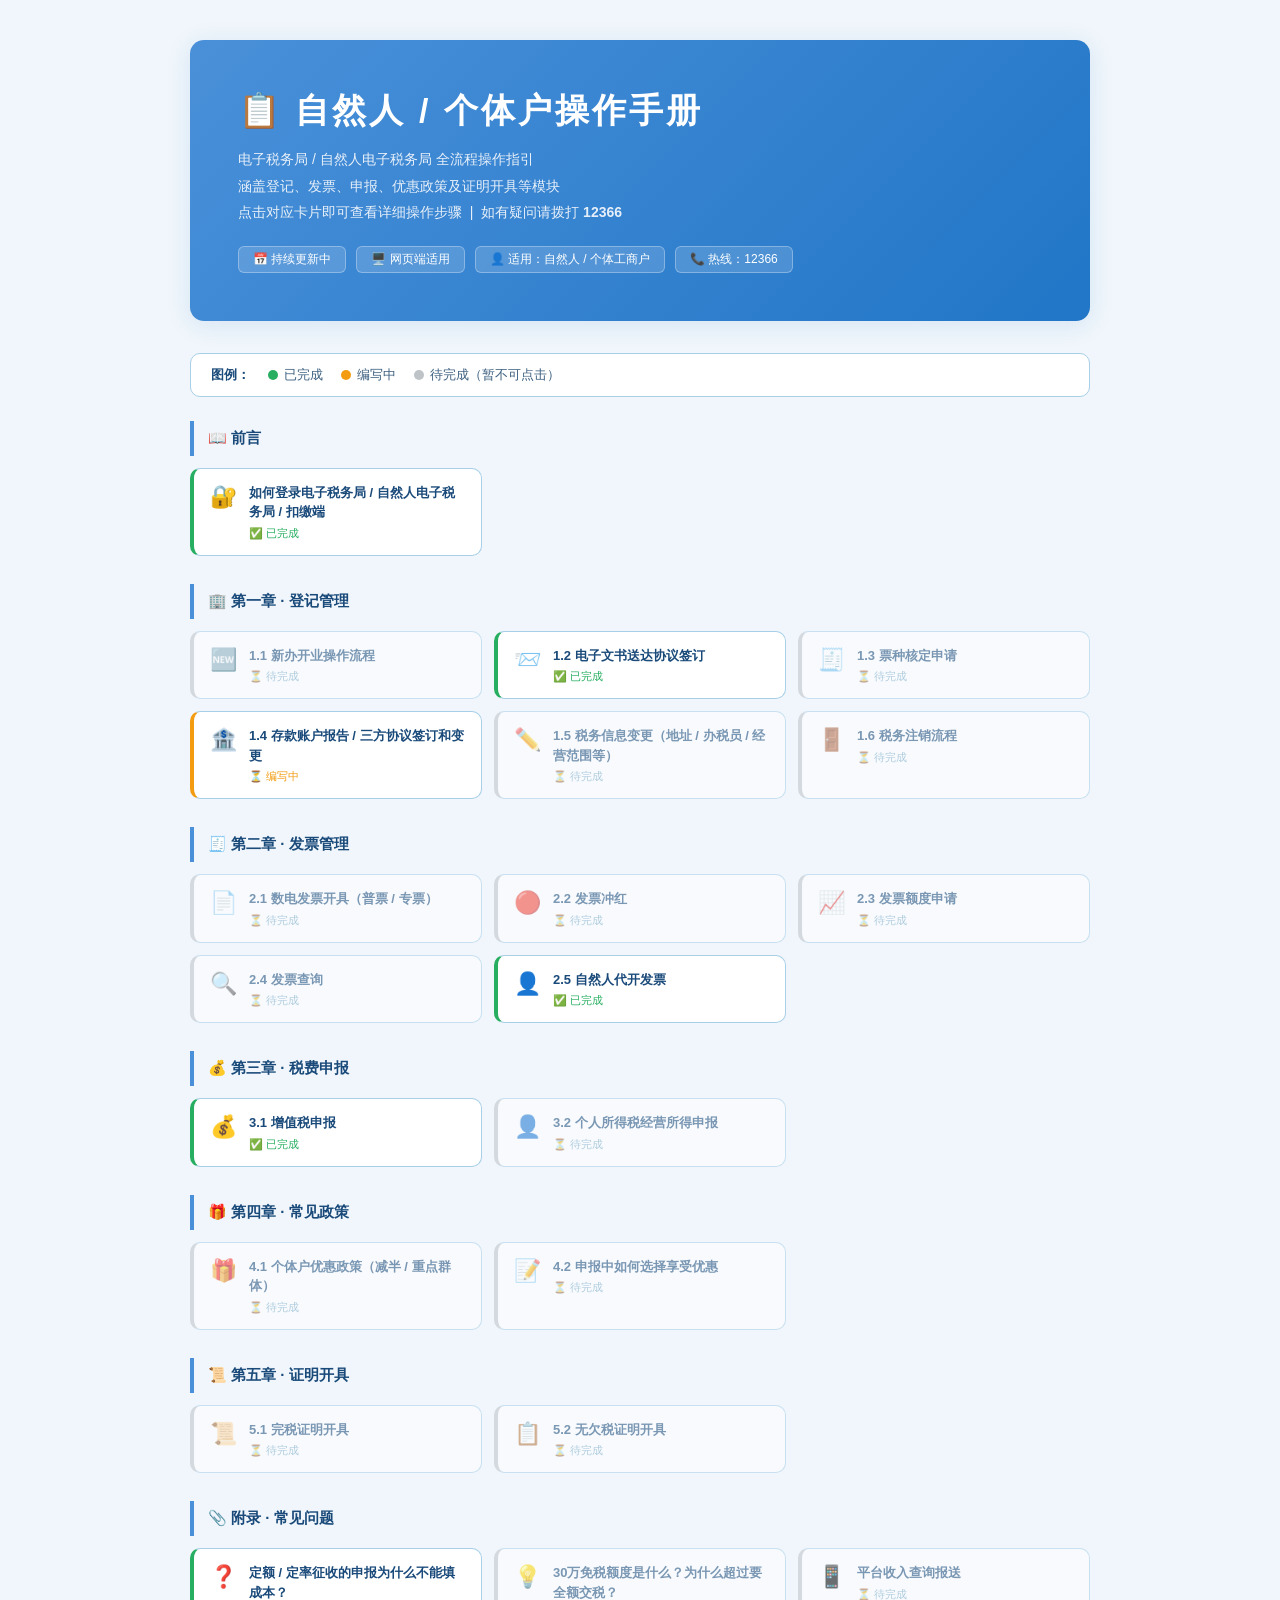
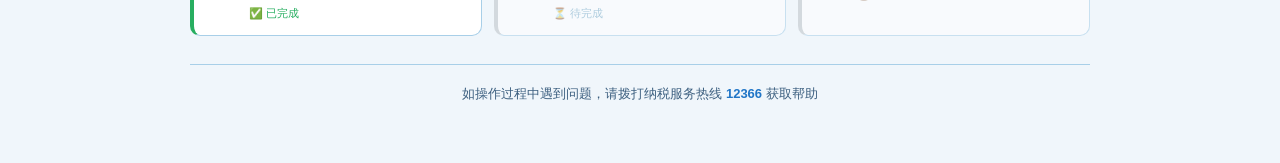
<file: index.html>
<!DOCTYPE html>
<html lang="zh-CN">
<head>
  <meta charset="UTF-8"/>
  <meta name="viewport" content="width=device-width, initial-scale=1.0"/>
  <title>自然人 / 个体户常见业务操作手册 · 电子税务局</title>

  <!-- 引用共享样式表（变量、body、page 容器等均由此提供） -->
  <link rel="stylesheet" href="assets/style.css" />

  <style>
    /* ── 目录页专属：封面 ── */
    .cover {
      background: var(--gradient);
      border-radius: 14px;
      padding: 48px;
      color: #fff;
      margin-bottom: 32px;
      box-shadow: var(--shadow-md);
    }
    .cover h1 {
      font-size: 34px;
      font-weight: 700;
      letter-spacing: 3px;
      margin-bottom: 12px;
    }
    .cover p {
      font-size: 14px;
      opacity: 0.88;
      line-height: 1.9;
    }
    .cover-meta {
      margin-top: 20px;
      display: flex;
      gap: 10px;
      flex-wrap: wrap;
    }
    .cover-badge {
      background: rgba(255, 255, 255, 0.15);
      border: 1px solid rgba(255, 255, 255, 0.30);
      border-radius: 6px;
      padding: 4px 14px;
      font-size: 12px;
      color: #fff;
    }

    /* ── 目录页专属：图例 ── */
    .legend {
      display: flex;
      gap: 18px;
      flex-wrap: wrap;
      margin-bottom: 24px;
      font-size: 13px;
      color: var(--text-secondary);
      background: var(--bg-page);
      border: 1px solid var(--border);
      border-radius: 10px;
      padding: 12px 20px;
    }
    .legend-item { display: flex; align-items: center; gap: 6px; }
    .dot { width: 10px; height: 10px; border-radius: 50%; flex-shrink: 0; }
    .dot-done { background: #27ae60; }
    .dot-wip  { background: #f39c12; }
    .dot-todo { background: #bdc3c7; }

    /* ── 目录页专属：章节标题 ── */
    .chapter { margin-bottom: 28px; }
    .chapter-title {
      font-size: 15px;
      font-weight: 700;
      color: var(--text-title);
      padding: 8px 0 8px 14px;
      border-left: 4px solid var(--primary-light);
      margin-bottom: 12px;
      display: flex;
      align-items: center;
      gap: 8px;
    }

    /* ── 目录页专属：卡片网格 ── */
    .card-grid {
      display: grid;
      grid-template-columns: repeat(auto-fill, minmax(230px, 1fr));
      gap: 12px;
    }
    .card {
      background: var(--bg-page);
      border: 1px solid var(--border);
      border-radius: 10px;
      padding: 14px 16px;
      text-decoration: none;
      color: var(--text-main);
      display: flex;
      align-items: flex-start;
      gap: 12px;
      transition: box-shadow 0.2s, border-color 0.2s, transform 0.2s;
      cursor: pointer;
    }
    .card:hover {
      box-shadow: var(--shadow-md);
      border-color: var(--primary-light);
      transform: translateY(-2px);
    }
    .card.done { border-left: 4px solid #27ae60; }
    .card.wip  { border-left: 4px solid #f39c12; }
    .card.todo {
      border-left: 4px solid #bdc3c7;
      opacity: 0.55;
      pointer-events: none;
      cursor: default;
    }
    .card-icon  { font-size: 22px; flex-shrink: 0; margin-top: 1px; }
    .card-title { font-size: 13px; font-weight: 600; color: var(--text-title); line-height: 1.5; }
    .card-status { font-size: 11px; margin-top: 4px; color: var(--text-muted); }
    .card.done .card-status { color: #27ae60; }
    .card.wip  .card-status { color: #f39c12; }

    /* ── 目录页：page 容器覆盖（目录页不需要白色卡片容器） ── */
    .page {
      max-width: 900px;
      background: transparent;   /* ← 覆盖 style.css 中的 #ffffff */
      box-shadow: none;           /* ← 覆盖 style.css 中的阴影 */
      border-radius: 0;           /* ← 覆盖 style.css 中的圆角 */
      overflow: visible;          /* ← 覆盖 style.css 中的 overflow:hidden */
    }

  </style>
</head>
<body>
<div class="page">

  <!-- 封面 -->
  <div class="cover">
    <h1>📋 自然人 / 个体户操作手册</h1>
    <p>电子税务局 / 自然人电子税务局 全流程操作指引<br>
       涵盖登记、发票、申报、优惠政策及证明开具等模块<br>
       点击对应卡片即可查看详细操作步骤 &nbsp;|&nbsp; 如有疑问请拨打 <strong>12366</strong></p>
    <div class="cover-meta">
      <span class="cover-badge">📅 持续更新中</span>
      <span class="cover-badge">🖥️ 网页端适用</span>
      <span class="cover-badge">👤 适用：自然人 / 个体工商户</span>
      <span class="cover-badge">📞 热线：12366</span>
    </div>
  </div>

  <!-- 图例 -->
  <div class="legend">
    <span style="font-weight:600; color:var(--text-title);">图例：</span>
    <div class="legend-item"><div class="dot dot-done"></div>已完成</div>
    <div class="legend-item"><div class="dot dot-wip"></div>编写中</div>
    <div class="legend-item"><div class="dot dot-todo"></div>待完成（暂不可点击）</div>
  </div>

  <!-- 前言 -->
  <div class="chapter">
    <div class="chapter-title">📖 前言</div>
    <div class="card-grid">
      <a href="preface/login.html" class="card done">
        <div class="card-icon">🔐</div>
        <div>
          <div class="card-title">如何登录电子税务局 / 自然人电子税务局 / 扣缴端</div>
          <div class="card-status">✅ 已完成</div>
        </div>
      </a>
    </div>
  </div>

  <!-- 第一章 -->
  <div class="chapter">
    <div class="chapter-title">🏢 第一章 · 登记管理</div>
    <div class="card-grid">
      <a href="ch1-registration/1.1-new-business.html" class="card todo">
        <div class="card-icon">🆕</div>
        <div><div class="card-title">1.1 新办开业操作流程</div><div class="card-status">⏳ 待完成</div></div>
      </a>
      <a href="ch1-registration/1.2-e-document.html" class="card done">
        <div class="card-icon">📨</div>
        <div><div class="card-title">1.2 电子文书送达协议签订</div><div class="card-status">✅ 已完成</div></div>
      </a>
      <a href="ch1-registration/1.3-invoice-type.html" class="card todo">
        <div class="card-icon">🧾</div>
        <div><div class="card-title">1.3 票种核定申请</div><div class="card-status">⏳ 待完成</div></div>
      </a>
      <a href="ch1-registration/1.4-bank-account.html" class="card wip">
        <div class="card-icon">🏦</div>
        <div><div class="card-title">1.4 存款账户报告 / 三方协议签订和变更</div><div class="card-status">⏳ 编写中</div></div>
      </a>
      <a href="ch1-registration/1.5-info-change.html" class="card todo">
        <div class="card-icon">✏️</div>
        <div><div class="card-title">1.5 税务信息变更（地址 / 办税员 / 经营范围等）</div><div class="card-status">⏳ 待完成</div></div>
      </a>
      <a href="ch1-registration/1.6-deregistration.html" class="card todo">
        <div class="card-icon">🚪</div>
        <div><div class="card-title">1.6 税务注销流程</div><div class="card-status">⏳ 待完成</div></div>
      </a>
    </div>
  </div>

  <!-- 第二章 -->
  <div class="chapter">
    <div class="chapter-title">🧾 第二章 · 发票管理</div>
    <div class="card-grid">
      <a href="ch2-invoice/2.1-issue-invoice.html" class="card todo">
        <div class="card-icon">📄</div>
        <div><div class="card-title">2.1 数电发票开具（普票 / 专票）</div><div class="card-status">⏳ 待完成</div></div>
      </a>
      <a href="ch2-invoice/2.2-red-invoice.html" class="card todo">
        <div class="card-icon">🔴</div>
        <div><div class="card-title">2.2 发票冲红</div><div class="card-status">⏳ 待完成</div></div>
      </a>
      <a href="ch2-invoice/2.3-quota-apply.html" class="card todo">
        <div class="card-icon">📈</div>
        <div><div class="card-title">2.3 发票额度申请</div><div class="card-status">⏳ 待完成</div></div>
      </a>
      <a href="ch2-invoice/2.4-invoice-query.html" class="card todo">
        <div class="card-icon">🔍</div>
        <div><div class="card-title">2.4 发票查询</div><div class="card-status">⏳ 待完成</div></div>
      </a>
      <a href="ch2-invoice/2.5-natural-person-invoice.html" class="card done">
        <div class="card-icon">👤</div>
        <div><div class="card-title">2.5 自然人代开发票</div><div class="card-status">✅ 已完成</div></div>
      </a>
    </div>
  </div>

  <!-- 第三章 -->
  <div class="chapter">
    <div class="chapter-title">💰 第三章 · 税费申报</div>
    <div class="card-grid">
      <a href="ch3-tax-filing/3.1-vat-small.html" class="card done">
        <div class="card-icon">💰</div>
        <div><div class="card-title">3.1 增值税申报</div><div class="card-status">✅ 已完成</div></div>
      </a>
      <a href="ch3-tax-filing/3.2-iit-business.html" class="card todo">
        <div class="card-icon">👤</div>
        <div><div class="card-title">3.2 个人所得税经营所得申报</div><div class="card-status">⏳ 待完成</div></div>
      </a>
    </div>
  </div>

  <!-- 第四章 -->
  <div class="chapter">
    <div class="chapter-title">🎁 第四章 · 常见政策</div>
    <div class="card-grid">
      <a href="ch4-tax-incentives/4.1-reduction.html" class="card todo">
        <div class="card-icon">🎁</div>
        <div><div class="card-title">4.1 个体户优惠政策（减半 / 重点群体）</div><div class="card-status">⏳ 待完成</div></div>
      </a>
      <a href="ch4-tax-incentives/4.2-how-to-apply.html" class="card todo">
        <div class="card-icon">📝</div>
        <div><div class="card-title">4.2 申报中如何选择享受优惠</div><div class="card-status">⏳ 待完成</div></div>
      </a>
    </div>
  </div>

  <!-- 第五章 -->
  <div class="chapter">
    <div class="chapter-title">📜 第五章 · 证明开具</div>
    <div class="card-grid">
      <a href="ch5-certificates/5.1-tax-payment-cert.html" class="card todo">
        <div class="card-icon">📜</div>
        <div><div class="card-title">5.1 完税证明开具</div><div class="card-status">⏳ 待完成</div></div>
      </a>
      <a href="ch5-certificates/5.2-no-debt-cert.html" class="card todo">
        <div class="card-icon">📋</div>
        <div><div class="card-title">5.2 无欠税证明开具</div><div class="card-status">⏳ 待完成</div></div>
      </a>
    </div>
  </div>

  <!-- 附录 -->
  <div class="chapter">
    <div class="chapter-title">📎 附录 · 常见问题</div>
    <div class="card-grid">
      <a href="appendix/faq-fixed-rate.html" class="card done">
        <div class="card-icon">❓</div>
        <div><div class="card-title">定额 / 定率征收的申报为什么不能填成本？</div><div class="card-status">✅ 已完成</div></div>
      </a>
      <a href="appendix/faq-300k-exemption.html" class="card todo">
        <div class="card-icon">💡</div>
        <div><div class="card-title">30万免税额度是什么？为什么超过要全额交税？</div><div class="card-status">⏳ 待完成</div></div>
      </a>
      <a href="appendix/faq-platform-income.html" class="card todo">
        <div class="card-icon">📱</div>
        <div><div class="card-title">平台收入查询报送</div><div class="card-status">⏳ 待完成</div></div>
      </a>
    </div>
  </div>

  <!-- 页脚 -->
  <div class="footer">
    如操作过程中遇到问题，请拨打纳税服务热线 <strong>12366</strong> 获取帮助
  </div>

</div>
</body>
</html>
</file>
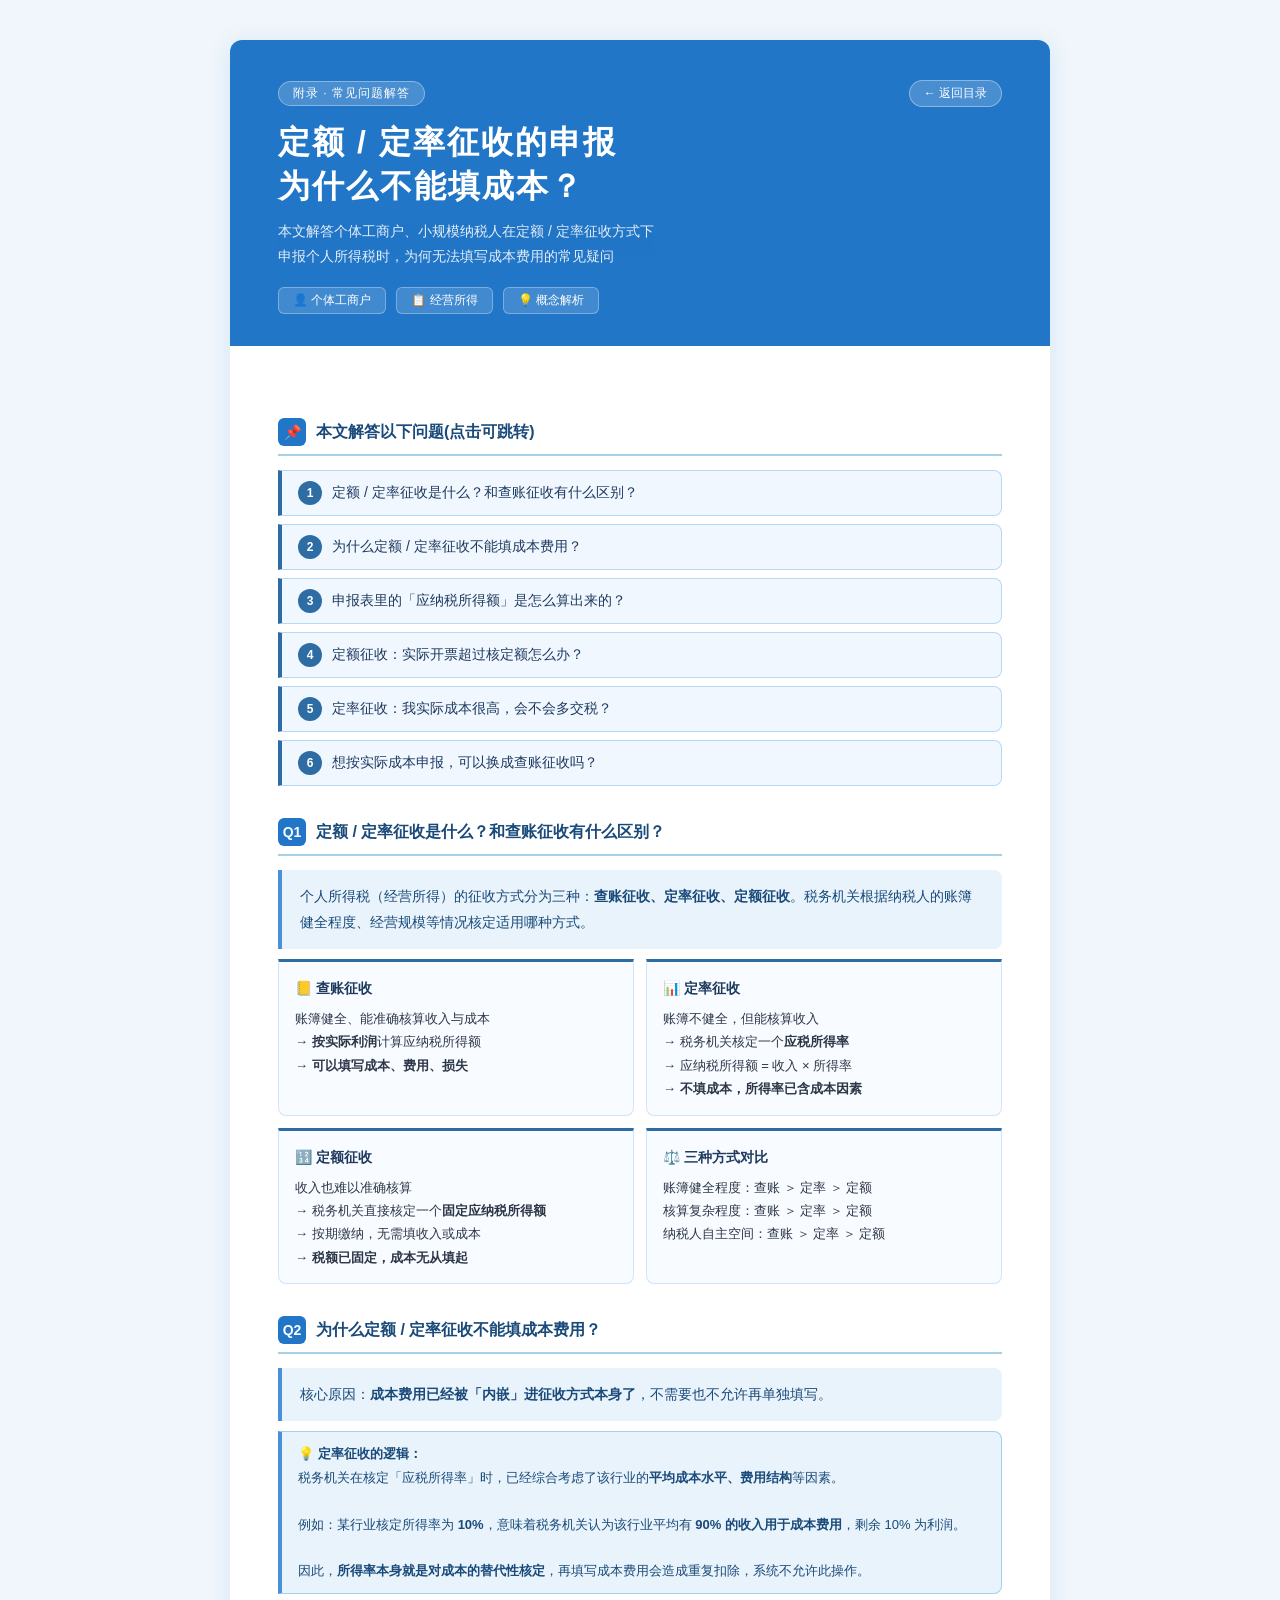
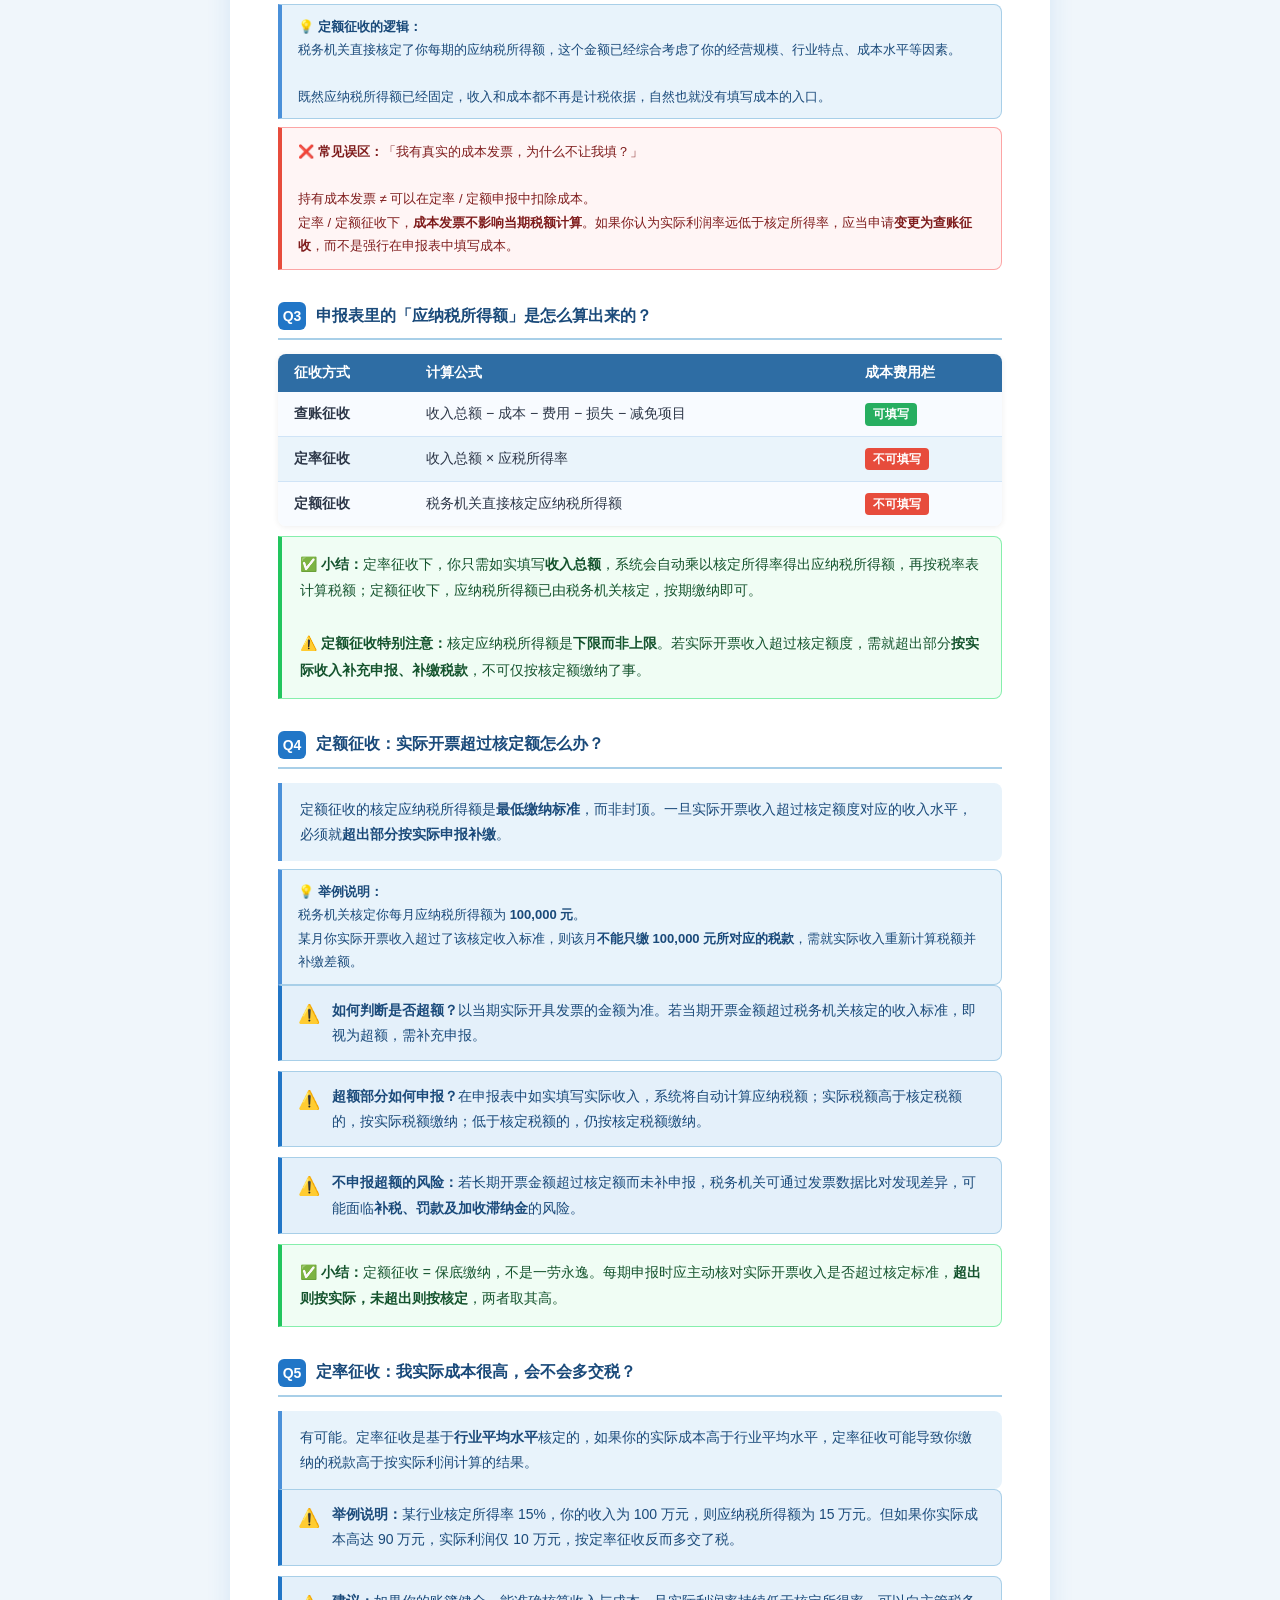
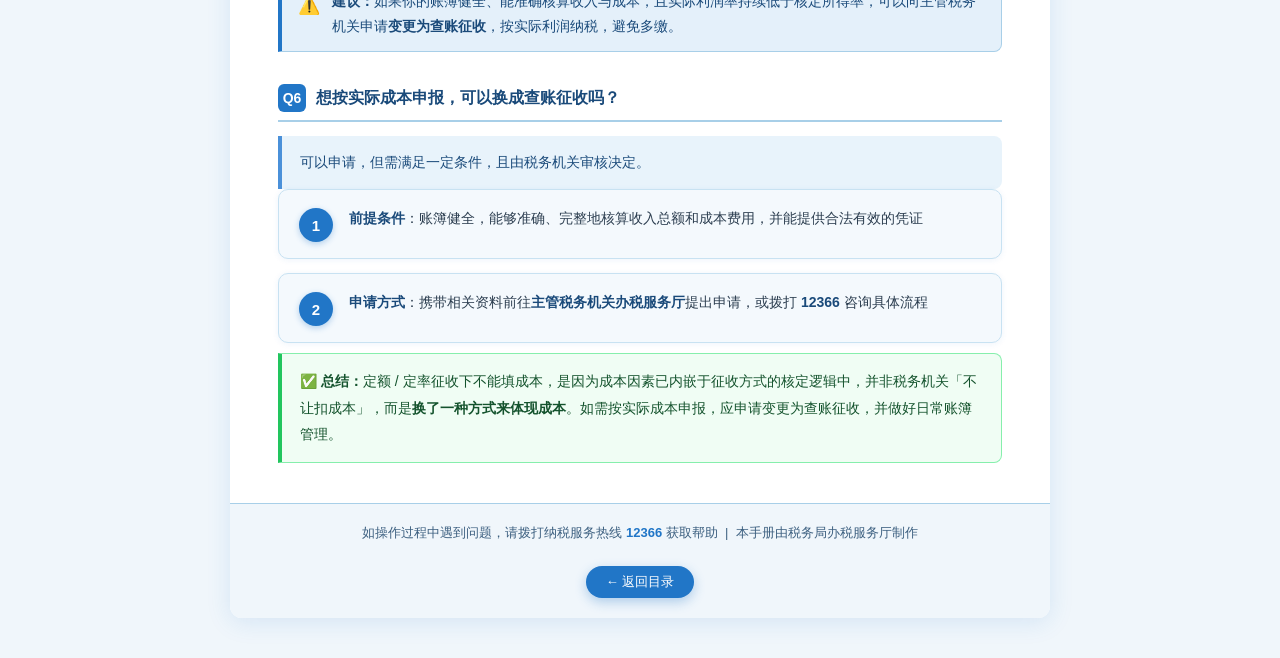
<file: appendix/faq-fixed-rate.html>
<!DOCTYPE html>
<html lang="zh-CN">
<head>
  <meta charset="UTF-8" />
  <meta name="viewport" content="width=device-width, initial-scale=1.0"/>
  <title>定额／定率征收的申报为什么不能填成本？· 常见问题</title>

  <link rel="stylesheet" href="../assets/style.css" />

  <style>
    /* ── 本页专属：问题锚点卡片 ── */
    .faq-anchor-list {
      display: flex; flex-direction: column; gap: 8px;
      margin-bottom: 4px;
    }
    .faq-anchor-item {
      display: flex; gap: 10px; align-items: center;
      background: #f0f7ff;
      border: 1px solid #b8d9f5;
      border-left: 4px solid #2e6da4;
      border-radius: 0 8px 8px 0;
      padding: 10px 16px;
      font-size: 14px; color: #1e3a5f;
      text-decoration: none;
      transition: background 0.15s;
    }
    .faq-anchor-item:hover { background: #dceefb; }
    .faq-anchor-num {
      background: #2e6da4; color: #fff;
      border-radius: 50%; width: 24px; height: 24px;
      font-size: 12px; font-weight: 700;
      display: flex; align-items: center; justify-content: center;
      flex-shrink: 0;
    }

    /* ── 本页专属：对比表格 ── */
    .compare-table {
      width: 100%;
      border-collapse: collapse;
      font-size: 14px;
      border-radius: 8px;
      overflow: hidden;
      box-shadow: 0 1px 6px rgba(0,0,0,0.07);
      margin-top: 10px;
    }
    .compare-table th {
      background: #2e6da4;
      color: #fff; padding: 10px 16px;
      text-align: left; font-weight: 600;
    }
    .compare-table td {
      padding: 10px 16px;
      border-bottom: 1px solid #d0e4f7;
      background: #f8fbff; color: #2d3748;
      line-height: 1.7;
    }
    .compare-table tr:last-child td { border-bottom: none; }
    .compare-table tr:nth-child(even) td { background: #eaf4fb; }
    .compare-table .tag-yes {
      display: inline-block;
      background: #27ae60; color: #fff;
      border-radius: 4px; padding: 1px 8px;
      font-size: 12px; font-weight: 700;
    }
    .compare-table .tag-no {
      display: inline-block;
      background: #e74c3c; color: #fff;
      border-radius: 4px; padding: 1px 8px;
      font-size: 12px; font-weight: 700;
    }

    /* ── 本页专属：核心概念卡片 ── */
    .concept-grid {
      display: grid;
      grid-template-columns: 1fr 1fr;
      gap: 12px;
      margin-top: 10px;
    }
    @media (max-width: 600px) {
      .concept-grid { grid-template-columns: 1fr; }
    }
    .concept-card {
      background: #f8fbff;
      border: 1px solid #d0e4f7;
      border-top: 3px solid #2e6da4;
      border-radius: 0 0 8px 8px;
      padding: 14px 16px;
      font-size: 13px; color: #2d3748; line-height: 1.8;
    }
    .concept-card .concept-title {
      font-size: 14px; font-weight: 700;
      color: #1e3a5f; margin-bottom: 6px;
    }

    /* ── 本页专属：结论高亮框 ── */
    .conclusion-box {
      background: #f0fdf4;
      border: 1px solid #86efac;
      border-left: 4px solid #22c55e;
      border-radius: 0 8px 8px 0;
      padding: 14px 18px;
      font-size: 14px; color: #14532d;
      line-height: 1.9; margin-top: 10px;
    }

    /* ── 本页专属：错误示范框 ── */
    .error-box {
      background: #fff5f5;
      border: 1px solid #fca5a5;
      border-left: 4px solid #e74c3c;
      border-radius: 0 8px 8px 0;
      padding: 12px 16px;
      font-size: 13px; color: #7f1d1d;
      line-height: 1.8; margin-top: 8px;
    }
  </style>
</head>
<body>
<div class="page">

  <!-- ══ 页头 ══ -->
  <div class="header">
    <div class="header-top">
      <div class="tag">附录 · 常见问题解答</div>
      <a href="../index.html" class="btn-back">← 返回目录</a>
    </div>
    <h1>定额 / 定率征收的申报<br>为什么不能填成本？</h1>
    <p>本文解答个体工商户、小规模纳税人在定额 / 定率征收方式下<br>
       申报个人所得税时，为何无法填写成本费用的常见疑问</p>
    <div class="badges">
      <span class="badge">👤 个体工商户</span>
      <span class="badge">📋 经营所得</span>
      <span class="badge">💡 概念解析</span>
    </div>
  </div>

  <!-- ══ 正文 ══ -->
  <div class="body">

    <!-- 快速导航 -->
    <div class="section-title">
      <div class="icon">📌</div>本文解答以下问题(点击可跳转)
    </div>
    <div class="faq-anchor-list">
      <a class="faq-anchor-item" href="#q1">
        <span class="faq-anchor-num">1</span>
        定额 / 定率征收是什么？和查账征收有什么区别？
      </a>
      <a class="faq-anchor-item" href="#q2">
        <span class="faq-anchor-num">2</span>
        为什么定额 / 定率征收不能填成本费用？
      </a>
      <a class="faq-anchor-item" href="#q3">
        <span class="faq-anchor-num">3</span>
        申报表里的「应纳税所得额」是怎么算出来的？
      </a>
      <a class="faq-anchor-item" href="#q4">
        <span class="faq-anchor-num">4</span>
        定额征收：实际开票超过核定额怎么办？
      </a>
      <a class="faq-anchor-item" href="#q5">
        <span class="faq-anchor-num">5</span>
        定率征收：我实际成本很高，会不会多交税？
      </a>
      <a class="faq-anchor-item" href="#q6">
        <span class="faq-anchor-num">6</span>
        想按实际成本申报，可以换成查账征收吗？
      </a>
    </div>

    <!-- Q1 -->
    <div class="section-title" id="q1">
      <div class="icon">Q1</div>定额 / 定率征收是什么？和查账征收有什么区别？
    </div>

    <div class="info-box">
      个人所得税（经营所得）的征收方式分为三种：<strong>查账征收、定率征收、定额征收</strong>。税务机关根据纳税人的账簿健全程度、经营规模等情况核定适用哪种方式。
    </div>

    <div class="concept-grid">
      <div class="concept-card">
        <div class="concept-title">📒 查账征收</div>
        账簿健全、能准确核算收入与成本<br>
        → <strong>按实际利润</strong>计算应纳税所得额<br>
        → <strong>可以填写成本、费用、损失</strong>
      </div>
      <div class="concept-card">
        <div class="concept-title">📊 定率征收</div>
        账簿不健全，但能核算收入<br>
        → 税务机关核定一个<strong>应税所得率</strong><br>
        → 应纳税所得额 = 收入 × 所得率<br>
        → <strong>不填成本，所得率已含成本因素</strong>
      </div>
      <div class="concept-card">
        <div class="concept-title">🔢 定额征收</div>
        收入也难以准确核算<br>
        → 税务机关直接核定一个<strong>固定应纳税所得额</strong><br>
        → 按期缴纳，无需填收入或成本<br>
        → <strong>税额已固定，成本无从填起</strong>
      </div>
      <div class="concept-card">
        <div class="concept-title">⚖️ 三种方式对比</div>
        账簿健全程度：查账 ＞ 定率 ＞ 定额<br>
        核算复杂程度：查账 ＞ 定率 ＞ 定额<br>
        纳税人自主空间：查账 ＞ 定率 ＞ 定额
      </div>
    </div>

    <!-- Q2 -->
    <div class="section-title" id="q2">
      <div class="icon">Q2</div>为什么定额 / 定率征收不能填成本费用？
    </div>

    <div class="info-box">
      核心原因：<strong>成本费用已经被「内嵌」进征收方式本身了</strong>，不需要也不允许再单独填写。
    </div>

    <div class="tip-box" style="margin-top:10px;">
      💡 <strong>定率征收的逻辑：</strong><br>
      税务机关在核定「应税所得率」时，已经综合考虑了该行业的<strong>平均成本水平、费用结构</strong>等因素。<br><br>
      例如：某行业核定所得率为 <strong>10%</strong>，意味着税务机关认为该行业平均有 <strong>90% 的收入用于成本费用</strong>，剩余 10% 为利润。<br><br>
      因此，<strong>所得率本身就是对成本的替代性核定</strong>，再填写成本费用会造成重复扣除，系统不允许此操作。
    </div>

    <div class="tip-box" style="margin-top:10px;">
      💡 <strong>定额征收的逻辑：</strong><br>
      税务机关直接核定了你每期的应纳税所得额，这个金额已经综合考虑了你的经营规模、行业特点、成本水平等因素。<br><br>
      既然应纳税所得额已经固定，收入和成本都不再是计税依据，自然也就没有填写成本的入口。
    </div>

    <div class="error-box">
      ❌ <strong>常见误区：</strong>「我有真实的成本发票，为什么不让我填？」<br><br>
      持有成本发票 ≠ 可以在定率 / 定额申报中扣除成本。<br>
      定率 / 定额征收下，<strong>成本发票不影响当期税额计算</strong>。如果你认为实际利润率远低于核定所得率，应当申请<strong>变更为查账征收</strong>，而不是强行在申报表中填写成本。
    </div>

    <!-- Q3 -->
    <div class="section-title" id="q3">
      <div class="icon">Q3</div>申报表里的「应纳税所得额」是怎么算出来的？
    </div>

    <table class="compare-table">
      <thead>
        <tr>
          <th>征收方式</th>
          <th>计算公式</th>
          <th>成本费用栏</th>
        </tr>
      </thead>
      <tbody>
        <tr>
          <td><strong>查账征收</strong></td>
          <td>收入总额 − 成本 − 费用 − 损失 − 减免项目</td>
          <td><span class="tag-yes">可填写</span></td>
        </tr>
        <tr>
          <td><strong>定率征收</strong></td>
          <td>收入总额 × 应税所得率</td>
          <td><span class="tag-no">不可填写</span></td>
        </tr>
        <tr>
          <td><strong>定额征收</strong></td>
          <td>税务机关直接核定应纳税所得额</td>
          <td><span class="tag-no">不可填写</span></td>
        </tr>
      </tbody>
    </table>

    <div class="conclusion-box">
      ✅ <strong>小结：</strong>定率征收下，你只需如实填写<strong>收入总额</strong>，系统会自动乘以核定所得率得出应纳税所得额，再按税率表计算税额；定额征收下，应纳税所得额已由税务机关核定，按期缴纳即可。<br><br>
      ⚠️ <strong>定额征收特别注意：</strong>核定应纳税所得额是<strong>下限而非上限</strong>。若实际开票收入超过核定额度，需就超出部分<strong>按实际收入补充申报、补缴税款</strong>，不可仅按核定额缴纳了事。
    </div>

    <!-- Q4 -->
    <div class="section-title" id="q4">
      <div class="icon">Q4</div>定额征收：实际开票超过核定额怎么办？
    </div>

    <div class="info-box">
      定额征收的核定应纳税所得额是<strong>最低缴纳标准</strong>，而非封顶。一旦实际开票收入超过核定额度对应的收入水平，必须就<strong>超出部分按实际申报补缴</strong>。
    </div>

    <div class="tip-box">
      💡 <strong>举例说明：</strong><br>
      税务机关核定你每月应纳税所得额为 <strong>100,000 元</strong>。<br>
      某月你实际开票收入超过了该核定收入标准，则该月<strong>不能只缴 100,000 元所对应的税款</strong>，需就实际收入重新计算税额并补缴差额。
    </div>

    <div class="warn-list">
      <div class="warn-item">
        <span class="warn-icon">⚠️</span>
        <span><strong>如何判断是否超额？</strong>以当期实际开具发票的金额为准。若当期开票金额超过税务机关核定的收入标准，即视为超额，需补充申报。</span>
      </div>
      <div class="warn-item">
        <span class="warn-icon">⚠️</span>
        <span><strong>超额部分如何申报？</strong>在申报表中如实填写实际收入，系统将自动计算应纳税额；实际税额高于核定税额的，按实际税额缴纳；低于核定税额的，仍按核定税额缴纳。</span>
      </div>
      <div class="warn-item">
        <span class="warn-icon">⚠️</span>
        <span><strong>不申报超额的风险：</strong>若长期开票金额超过核定额而未补申报，税务机关可通过发票数据比对发现差异，可能面临<strong>补税、罚款及加收滞纳金</strong>的风险。</span>
      </div>
    </div>

    <div class="conclusion-box">
      ✅ <strong>小结：</strong>定额征收 = 保底缴纳，不是一劳永逸。每期申报时应主动核对实际开票收入是否超过核定标准，<strong>超出则按实际，未超出则按核定</strong>，两者取其高。
    </div>

    <!-- Q5 -->
    <div class="section-title" id="q5">
      <div class="icon">Q5</div>定率征收：我实际成本很高，会不会多交税？
    </div>

    <div class="info-box">
      有可能。定率征收是基于<strong>行业平均水平</strong>核定的，如果你的实际成本高于行业平均水平，定率征收可能导致你缴纳的税款高于按实际利润计算的结果。
    </div>

    <div class="warn-list">
      <div class="warn-item">
        <span class="warn-icon">⚠️</span>
        <span><strong>举例说明：</strong>某行业核定所得率 15%，你的收入为 100 万元，则应纳税所得额为 15 万元。但如果你实际成本高达 90 万元，实际利润仅 10 万元，按定率征收反而多交了税。</span>
      </div>
      <div class="warn-item">
        <span class="warn-icon">⚠️</span>
        <span><strong>建议：</strong>如果你的账簿健全、能准确核算收入与成本，且实际利润率持续低于核定所得率，可以向主管税务机关申请<strong>变更为查账征收</strong>，按实际利润纳税，避免多缴。</span>
      </div>
    </div>

    <!-- Q6 -->
    <div class="section-title" id="q6">
      <div class="icon">Q6</div>想按实际成本申报，可以换成查账征收吗？
    </div>

    <div class="info-box">
      可以申请，但需满足一定条件，且由税务机关审核决定。
    </div>

    <div class="steps">
      <div class="step-card">
        <div class="step-num">1</div>
        <div class="step-content">
          <div class="step-text"><strong>前提条件</strong>：账簿健全，能够准确、完整地核算收入总额和成本费用，并能提供合法有效的凭证</div>
        </div>
      </div>
      <div class="step-card">
        <div class="step-num">2</div>
        <div class="step-content">
          <div class="step-text"><strong>申请方式</strong>：携带相关资料前往<strong>主管税务机关办税服务厅</strong>提出申请，或拨打 <strong>12366</strong> 咨询具体流程</div>
        </div>
      </div>
    </div>

    <div class="conclusion-box">
      ✅ <strong>总结：</strong>定额 / 定率征收下不能填成本，是因为成本因素已内嵌于征收方式的核定逻辑中，并非税务机关「不让扣成本」，而是<strong>换了一种方式来体现成本</strong>。如需按实际成本申报，应申请变更为查账征收，并做好日常账簿管理。
    </div>

  </div><!-- /body -->

  <!-- ══ 页脚 ══ -->
  <div class="footer">
    如操作过程中遇到问题，请拨打纳税服务热线 <strong>12366</strong> 获取帮助 &nbsp;|&nbsp; 本手册由税务局办税服务厅制作
    <div style="margin-top:12px;">
      <a href="../index.html" class="btn-footer-back">← 返回目录</a>
    </div>
  </div>

</div>
</body>
</html>
</file>
<file: assets/style.css>
/* ============================================
   自然人 / 个体户操作手册 · 统一样式表
   主题色：天蓝系（自然和谐版）
   主色：#2176c7 / #4a90d9
   ============================================ */

/* ---------- CSS 变量 ---------- */
:root {
  --primary-dark:   #2176c7;
  --primary-light:  #4a90d9;
  --gradient:       linear-gradient(135deg, #4a90d9 0%, #2176c7 100%);
  --bg-body:        #f0f6fb;
  --bg-page:        #ffffff;
  --bg-info:        #e8f3fb;
  --bg-step:        #f4f9fd;
  --bg-path:        #edf5fb;
  --border:         #a8cfe8;
  --border-light:   #c8e2f2;
  --text-main:      #2c3e50;
  --text-title:     #1a4a7a;
  --text-secondary: #3d6080;
  --text-muted:     #7aaac8;
  --shadow-sm:      0 1px 6px rgba(33, 118, 199, 0.08);
  --shadow-md:      0 4px 24px rgba(33, 118, 199, 0.13);
}

/* ---------- 基础重置 ---------- */
* { box-sizing: border-box; margin: 0; padding: 0; }

body {
  font-family: "微软雅黑", "Microsoft YaHei", "PingFang SC", sans-serif;
  background: var(--bg-body);
  color: var(--text-main);
  padding: 40px 20px;
  overflow-x: hidden;
}

/* ---------- 页面容器 ---------- */
.page {
  max-width: 820px;
  margin: 0 auto;
  background: var(--bg-page);
  border-radius: 12px;
  box-shadow: var(--shadow-md);
  overflow: hidden;
}

/* ---------- 页头 ---------- */
.header {
  background: var(--primary-dark);
  padding: 40px 48px 32px;
  color: #fff;
}

.header-top {
  display: flex;
  justify-content: space-between;
  align-items: center;
  margin-bottom: 14px;
}

.header .tag {
  display: inline-block;
  background: rgba(255, 255, 255, 0.18);
  border: 1px solid rgba(255, 255, 255, 0.35);
  border-radius: 20px;
  font-size: 12px;
  padding: 3px 14px;
  letter-spacing: 1px;
}

.header h1 {
  font-size: 32px;
  font-weight: 700;
  letter-spacing: 2px;
  margin-bottom: 10px;
}

.header p {
  font-size: 14px;
  opacity: 0.88;
  line-height: 1.8;
}

.header .badges {
  margin-top: 18px;
  display: flex;
  gap: 10px;
  flex-wrap: wrap;
}

.badge {
  background: rgba(255, 255, 255, 0.15);
  border: 1px solid rgba(255, 255, 255, 0.30);
  border-radius: 6px;
  padding: 4px 14px;
  font-size: 12px;
  color: #fff;
}

/* 返回目录按钮 */
.btn-back {
  display: inline-flex;
  align-items: center;
  gap: 6px;
  background: rgba(255, 255, 255, 0.18);
  border: 1px solid rgba(255, 255, 255, 0.35);
  color: #fff;
  text-decoration: none;
  font-size: 12px;
  padding: 4px 14px;
  border-radius: 20px;
  white-space: nowrap;
  transition: background 0.2s;
}
.btn-back:hover { background: rgba(255, 255, 255, 0.30); }

/* ---------- 正文区域 ---------- */
.body { padding: 40px 48px; }

/* ---------- 章节标题 ---------- */
.section-title {
  display: flex;
  align-items: center;
  gap: 10px;
  font-size: 16px;
  font-weight: 700;
  color: var(--text-title);
  margin: 32px 0 14px;
  padding-bottom: 8px;
  border-bottom: 2px solid var(--border);
}

/* ✅ 关键修复：图标色块统一为天蓝渐变，消除橙色残留 */
.section-title .icon {
  width: 28px;
  height: 28px;
  background: var(--primary-dark);
  border-radius: 6px;
  display: flex;
  align-items: center;
  justify-content: center;
  color: #fff;
  font-size: 14px;
  flex-shrink: 0;
}

/* ---------- 信息框 ---------- */
.info-box {
  background: var(--bg-info);
  border-left: 4px solid var(--primary-light);
  border-radius: 0 8px 8px 0;
  padding: 14px 18px;
  font-size: 14px;
  color: var(--text-title);
  line-height: 1.8;
}

/* ---------- 路径导航框 ---------- */
.path-box {
  background: var(--bg-path);
  border: 1px solid var(--border);
  border-radius: 8px;
  padding: 14px 20px;
  font-size: 14px;
  color: var(--text-title);
  font-weight: 600;
  display: flex;
  align-items: center;
  flex-wrap: wrap;
  gap: 6px;
  line-height: 2;
  margin-bottom: 8px;
}

.path-box .path-label {
  color: var(--text-title);
  font-size: 12px;
  flex-shrink: 0;
}

.path-box .arrow {
  color: var(--primary-light);
  font-size: 16px;
}

.path-box .node {
  background: var(--primary-dark);
  color: #fff;
  border-radius: 5px;
  padding: 2px 10px;
  font-size: 13px;
}

/* ---------- 表格：申报周期 ---------- */
.period-table {
  width: 100%;
  border-collapse: collapse;
  font-size: 14px;
  border-radius: 8px;
  overflow: hidden;
  box-shadow: var(--shadow-sm);
}

.period-table th {
  background: var(--primary-dark);
  color: #fff;
  padding: 10px 16px;
  text-align: left;
  font-weight: 600;
}

.period-table td {
  padding: 10px 16px;
  border-bottom: 1px solid var(--border-light);
  color: var(--text-main);
  background: #f4f9fd;
}

.period-table tr:last-child td { border-bottom: none; }
.period-table tr:nth-child(even) td { background: var(--bg-info); }

.highlight { color: var(--primary-dark); font-weight: 700; }

/* ---------- 公式框 ---------- */
.formula-box {
  background: var(--bg-path);
  border: 1.5px solid var(--border);
  border-left: 4px solid var(--primary-light);
  border-radius: 0 8px 8px 0;
  padding: 14px 20px;
  font-size: 14px;
  color: var(--text-title);
  line-height: 2;
  margin-bottom: 10px;
}

.formula-box .formula-title {
  font-weight: 700;
  margin-bottom: 6px;
  color: var(--text-title);
}

.formula-box .formula-content {
  background: #fff;
  border: 1px solid var(--border);
  border-radius: 6px;
  padding: 10px 14px;
  font-size: 13px;
  color: var(--text-main);
  line-height: 1.9;
}

/* ---------- 表格：分档减缴 ---------- */
.tier-table {
  width: 100%;
  border-collapse: collapse;
  font-size: 14px;
  border-radius: 8px;
  overflow: hidden;
  box-shadow: var(--shadow-sm);
  margin-top: 10px;
}

.tier-table th {
  background: var(--primary-dark);
  color: #fff;
  padding: 10px 16px;
  text-align: left;
  font-weight: 600;
}

.tier-table td {
  padding: 10px 16px;
  border-bottom: 1px solid var(--border-light);
  background: #f4f9fd;
  color: var(--text-main);
  line-height: 1.8;
}

.tier-table tr:last-child td { border-bottom: none; }
.tier-table tr:nth-child(even) td { background: var(--bg-info); }

/* ---------- 步骤卡片 ---------- */
.steps { display: flex; flex-direction: column; gap: 14px; }

.step-card {
  display: flex;
  gap: 16px;
  background: var(--bg-step);
  border: 1px solid var(--border-light);
  border-radius: 10px;
  padding: 16px 20px;
  box-shadow: var(--shadow-sm);
  transition: box-shadow 0.2s;
}

.step-card:hover {
  box-shadow: 0 4px 16px rgba(33, 118, 199, 0.16);
}

.step-num {
  width: 34px;
  height: 34px;
  background: var(--primary-dark);
  border-radius: 50%;
  color: #fff;
  font-size: 15px;
  font-weight: 700;
  display: flex;
  align-items: center;
  justify-content: center;
  flex-shrink: 0;
  margin-top: 2px;
  box-shadow: 0 2px 6px rgba(33, 118, 199, 0.32);
}

.step-content { flex: 1; min-width: 0; }

.step-text {
  font-size: 14px;
  color: var(--text-main);
  line-height: 1.8;
  margin-bottom: 8px;
}

.step-text strong { color: var(--text-title); }

/* ---------- 截图占位框 ---------- */
.step-screenshot {
  background: #e8f3fb;
  border: 1.5px dashed #7ab8da;
  border-radius: 6px;
  padding: 10px 14px;
  font-size: 12px;
  color: var(--text-secondary);
  font-style: italic;
  margin-bottom: 8px;
}

.step-screenshot img {
  width: 100%;
  border-radius: 6px;
  display: block;
}

/* ---------- 步骤截图图片 ---------- */
.step-img {
  display: block;
  width: 100%;
  max-width: 100%;
  height: auto;
  border: 1px solid var(--border);
  border-radius: 8px;
  margin-top: 10px;
  margin-bottom: 4px;
  box-shadow: 0 2px 8px rgba(33, 118, 199, 0.08);
}

/* ---------- 子步骤块 ---------- */
.sub-step {
  background: var(--bg-info);
  border: 1px solid var(--border);
  border-radius: 8px;
  padding: 12px 16px;
  margin: 8px 0;
  font-size: 14px;
  color: var(--text-main);
  line-height: 1.8;
}

.sub-step-title {
  font-weight: 700;
  color: var(--text-title);
  margin-bottom: 6px;
}

/* ---------- 提示框 ---------- */
.tip-box {
  background: var(--bg-info);
  border: 1px solid var(--border);
  border-left: 4px solid var(--primary-light);
  border-radius: 0 8px 8px 0;
  padding: 10px 16px;
  font-size: 13px;
  color: var(--text-title);
  margin-top: 8px;
  line-height: 1.8;
}

/* ---------- 承诺确认框 ---------- */
.promise-row {
  display: flex;
  flex-wrap: wrap;
  gap: 10px;
  margin: 10px 0 6px;
}

.promise-char {
  width: 44px;
  height: 44px;
  background: var(--primary-dark);
  border-radius: 8px;
  color: #fff;
  font-size: 20px;
  font-weight: 700;
  display: flex;
  align-items: center;
  justify-content: center;
  box-shadow: 0 2px 6px rgba(33, 118, 199, 0.32);
}

.promise-arrow {
  display: flex;
  align-items: center;
  color: var(--primary-light);
  font-size: 18px;
  font-weight: 700;
}

/* ---------- 警告列表 ---------- */
.warn-list { display: flex; flex-direction: column; gap: 10px; }

.warn-item {
  display: flex;
  gap: 12px;
  background: #e4f0fa;
  border: 1px solid #a8cfe8;
  border-left: 4px solid #2176c7;
  border-radius: 0 8px 8px 0;
  padding: 12px 16px;
  font-size: 14px;
  color: #1a4a7a;
  line-height: 1.8;
}

.warn-icon { font-size: 18px; flex-shrink: 0; }

/* ---------- FAQ ---------- */
.faq-list { display: flex; flex-direction: column; gap: 14px; }

.faq-item {
  border: 1px solid var(--border);
  border-radius: 10px;
  overflow: hidden;
  box-shadow: var(--shadow-sm);
}

.faq-q {
  background: var(--bg-info);
  padding: 12px 18px;
  font-size: 14px;
  font-weight: 700;
  color: var(--text-title);
  display: flex;
  gap: 10px;
  align-items: flex-start;
}

.q-tag {
  background: var(--primary-dark);
  color: #fff;
  border-radius: 4px;
  padding: 1px 8px;
  font-size: 12px;
  flex-shrink: 0;
  margin-top: 1px;
}

.faq-a {
  background: #fff;
  padding: 12px 18px;
  font-size: 14px;
  color: #4a5568;
  line-height: 1.9;
  display: flex;
  gap: 10px;
  align-items: flex-start;
}

.faq-a span:last-child { flex: 1; line-height: 1.9; }

.a-tag {
  background: var(--primary-light);
  color: #fff;
  border-radius: 4px;
  padding: 1px 8px;
  font-size: 12px;
  flex-shrink: 0;
  margin-top: 1px;
}

/* ---------- 页脚 ---------- */
.footer {
  background: var(--bg-body);
  border-top: 1px solid var(--border);
  padding: 20px 48px;
  text-align: center;
  font-size: 13px;
  color: var(--text-secondary);
}

.footer strong { color: var(--primary-dark); }

.btn-footer-back {
  display: inline-flex;
  align-items: center;
  gap: 6px;
  background: var(--primary-dark);
  color: #fff;
  text-decoration: none;
  font-size: 13px;
  padding: 7px 20px;
  border-radius: 20px;
  margin-top: 12px;
  box-shadow: 0 4px 12px rgba(33, 118, 199, 0.32);
  transition: opacity 0.2s, transform 0.2s;
}
.btn-footer-back:hover {
  opacity: 0.9;
  transform: translateY(-1px);
}

/* ---------- 场景标签 ---------- */
.scene-label {
  font-size: 15px;
  font-weight: 700;
  color: #1a4a7a;
  background: #e8f3fb;
  border-left: 4px solid #2176c7;
  border-radius: 0 8px 8px 0;
  padding: 8px 16px;
  margin: 20px 0 10px;
  display: flex;
  align-items: center;
  gap: 6px;
}

/* ---------- 特殊情形说明框 ---------- */
.special-box {
  background: #e8f3fb;
  border: 1px solid #a8cfe8;
  border-left: 4px solid #2176c7;
  border-radius: 0 8px 8px 0;
  padding: 14px 18px;
  font-size: 14px;
  color: #1a4a7a;
  line-height: 1.9;
  margin-bottom: 16px;
}

.sp-title {
  font-weight: 700;
  color: #1a4a7a;
  margin-bottom: 8px;
  font-size: 14px;
}

/* ---------- 成功提示框 ---------- */
.success-box {
  background: #f0fdf4;
  border: 1px solid #bbf7d0;
  border-left: 4px solid #22c55e;
  border-radius: 0 8px 8px 0;
  padding: 12px 16px;
  font-size: 13px;
  color: #14532d;
  line-height: 1.9;
  margin-top: 10px;
}

/* ---------- 分隔线 ---------- */
.divider {
  border: none;
  border-top: 1.5px dashed #a8cfe8;
  margin: 24px 0;
}

/* ---------- step-num 文字标签版 ---------- */
.step-num-label {
  min-width: 44px;
  height: auto;
  background: var(--primary-dark);
  border-radius: 8px;
  color: #fff;
  font-size: 11px;
  font-weight: 700;
  display: flex;
  align-items: center;
  justify-content: center;
  flex-shrink: 0;
  margin-top: 2px;
  padding: 4px 6px;
  line-height: 1.4;
  text-align: center;
  box-shadow: 0 2px 6px rgba(33, 118, 199, 0.32);
  white-space: nowrap;
}

/* ---------- 打印优化 ---------- */
@media print {
  * {
    -webkit-print-color-adjust: exact !important;
    print-color-adjust: exact !important;
    color-adjust: exact !important;
  }
  body { background: #fff !important; padding: 0 !important; }
  .page {
    box-shadow: none !important;
    border-radius: 0 !important;
    max-width: 100% !important;
  }
}

/* ============================================
   Lightbox · 图片点击放大预览
   ============================================ */

/* 截图图片：hover 提示可点击 */
.step-screenshot img,
.step-img {
  cursor: zoom-in;
  transition: box-shadow 0.2s, transform 0.2s;
}
.step-screenshot img:hover,
.step-img:hover {
  box-shadow: 0 4px 20px rgba(33, 118, 199, 0.30);
  transform: scale(1.01);
}

/* 遮罩层 */
.lightbox-overlay {
  display: none;
  position: fixed;
  inset: 0;
  background: rgba(10, 20, 50, 0.84);
  z-index: 9999;
  align-items: center;
  justify-content: center;
  padding: 24px;
  cursor: zoom-out;
}
.lightbox-overlay.active { display: flex; }

/* 放大图片 */
.lightbox-overlay img {
  max-width: 92vw;
  max-height: 88vh;
  border-radius: 10px;
  box-shadow: 0 8px 48px rgba(0, 0, 0, 0.55);
  cursor: default;
  object-fit: contain;
  animation: lb-in 0.18s ease;
}
@keyframes lb-in {
  from { opacity: 0; transform: scale(0.93); }
  to   { opacity: 1; transform: scale(1); }
}

/* 关闭按钮 */
.lightbox-close {
  position: fixed;
  top: 18px;
  right: 22px;
  width: 36px;
  height: 36px;
  background: rgba(255, 255, 255, 0.15);
  border: 1px solid rgba(255, 255, 255, 0.35);
  border-radius: 50%;
  color: #fff;
  font-size: 20px;
  line-height: 34px;
  text-align: center;
  cursor: pointer;
  transition: background 0.15s;
  user-select: none;
  z-index: 10000;
}
.lightbox-close:hover { background: rgba(255, 255, 255, 0.30); }

/* 底部提示 */
.lightbox-hint {
  position: fixed;
  bottom: 18px;
  left: 50%;
  transform: translateX(-50%);
  color: rgba(255, 255, 255, 0.50);
  font-size: 12px;
  pointer-events: none;
  white-space: nowrap;
}
</file>
